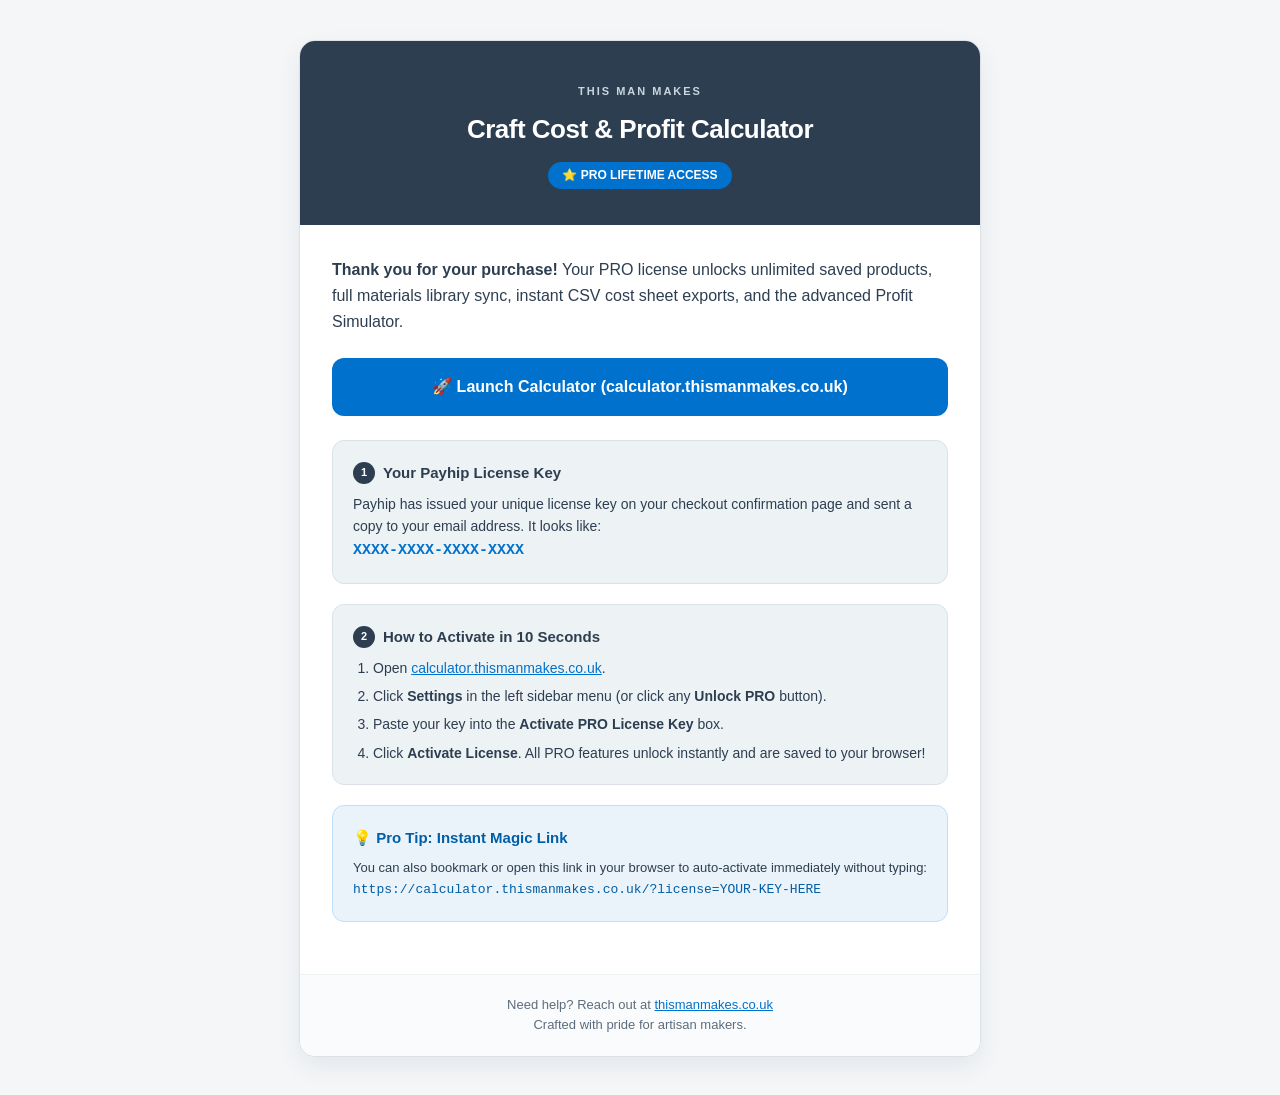
<file: public/assets/ThisManMakes-Craft-Calculator-PRO-Access.html>
<!DOCTYPE html>
<html lang="en">
<head>
  <meta charset="UTF-8" />
  <meta name="viewport" content="width=device-width, initial-scale=1.0" />
  <title>Craft Cost & Profit Calculator PRO — Access Guide</title>
  <style>
    body {
      font-family: -apple-system, BlinkMacSystemFont, "Segoe UI", Roboto, Helvetica, Arial, sans-serif;
      line-height: 1.6;
      color: #2d3e51;
      background-color: #f4f6f8;
      margin: 0;
      padding: 40px 20px;
    }
    .card {
      max-width: 680px;
      margin: 0 auto;
      background: #ffffff;
      border-radius: 16px;
      border: 1px solid #dbe1e6;
      box-shadow: 0 10px 25px rgba(45, 62, 81, 0.08);
      overflow: hidden;
    }
    .header {
      background: #2d3e51;
      color: #ffffff;
      padding: 36px 32px;
      text-align: center;
    }
    .brand-tag {
      display: inline-block;
      text-transform: uppercase;
      font-size: 11px;
      letter-spacing: 2px;
      font-weight: 800;
      color: #c9d6df;
      margin-bottom: 8px;
    }
    h1 {
      margin: 0;
      font-size: 26px;
      font-weight: 800;
      letter-spacing: -0.5px;
    }
    .pro-badge {
      display: inline-block;
      background: #0072ce;
      color: #ffffff;
      font-size: 12px;
      font-weight: 700;
      padding: 4px 14px;
      border-radius: 9999px;
      margin-top: 12px;
    }
    .content {
      padding: 32px;
    }
    .btn {
      display: block;
      width: 100%;
      text-align: center;
      background: #0072ce;
      color: #ffffff;
      text-decoration: none;
      font-weight: 700;
      font-size: 16px;
      padding: 16px 24px;
      border-radius: 12px;
      margin: 24px 0;
      box-sizing: border-box;
      transition: background 0.2s;
    }
    .btn:hover {
      background: #005ea6;
    }
    .step-box {
      background: #edf2f5;
      border: 1px solid #dbe1e6;
      border-radius: 12px;
      padding: 20px;
      margin-bottom: 20px;
    }
    .step-title {
      font-weight: 800;
      font-size: 15px;
      color: #2d3e51;
      margin-bottom: 8px;
      display: flex;
      align-items: center;
      gap: 8px;
    }
    .badge-num {
      background: #2d3e51;
      color: #fff;
      width: 22px;
      height: 22px;
      border-radius: 50%;
      display: inline-flex;
      align-items: center;
      justify-content: center;
      font-size: 11px;
    }
    .footer {
      border-top: 1px solid #edf2f5;
      padding: 20px 32px;
      background: #fafbfc;
      font-size: 13px;
      color: #5d6d7d;
      text-align: center;
    }
    a {
      color: #0072ce;
    }
  </style>
</head>
<body>
  <div class="card">
    <div class="header">
      <div class="brand-tag">THIS MAN MAKES</div>
      <h1>Craft Cost & Profit Calculator</h1>
      <div class="pro-badge">⭐ PRO LIFETIME ACCESS</div>
    </div>

    <div class="content">
      <p style="font-size: 16px; margin-top: 0;">
        <strong>Thank you for your purchase!</strong> Your PRO license unlocks unlimited saved products, full materials library sync, instant CSV cost sheet exports, and the advanced Profit Simulator.
      </p>

      <a href="https://calculator.thismanmakes.co.uk/" class="btn" target="_blank">
        🚀 Launch Calculator (calculator.thismanmakes.co.uk)
      </a>

      <div class="step-box">
        <div class="step-title">
          <span class="badge-num">1</span> Your Payhip License Key
        </div>
        <p style="margin: 0; font-size: 14px;">
          Payhip has issued your unique license key on your checkout confirmation page and sent a copy to your email address. It looks like:
          <br /><strong style="font-family: monospace; font-size: 15px; color: #0072ce;">XXXX-XXXX-XXXX-XXXX</strong>
        </p>
      </div>

      <div class="step-box">
        <div class="step-title">
          <span class="badge-num">2</span> How to Activate in 10 Seconds
        </div>
        <ol style="margin: 0; padding-left: 20px; font-size: 14px;">
          <li style="margin-bottom: 6px;">Open <a href="https://calculator.thismanmakes.co.uk/" target="_blank">calculator.thismanmakes.co.uk</a>.</li>
          <li style="margin-bottom: 6px;">Click <strong>Settings</strong> in the left sidebar menu (or click any <strong>Unlock PRO</strong> button).</li>
          <li style="margin-bottom: 6px;">Paste your key into the <strong>Activate PRO License Key</strong> box.</li>
          <li>Click <strong>Activate License</strong>. All PRO features unlock instantly and are saved to your browser!</li>
        </ol>
      </div>

      <div class="step-box" style="background: #eaf3fa; border-color: #bfe0f8;">
        <div class="step-title" style="color: #005ea6;">
          💡 Pro Tip: Instant Magic Link
        </div>
        <p style="margin: 0; font-size: 13px;">
          You can also bookmark or open this link in your browser to auto-activate immediately without typing:
          <br />
          <code style="word-break: break-all; color: #005ea6; font-size: 13px;">https://calculator.thismanmakes.co.uk/?license=YOUR-KEY-HERE</code>
        </p>
      </div>
    </div>

    <div class="footer">
      Need help? Reach out at <a href="https://thismanmakes.co.uk/">thismanmakes.co.uk</a>
      <br />Crafted with pride for artisan makers.
    </div>
  </div>
</body>
</html>
</file>
